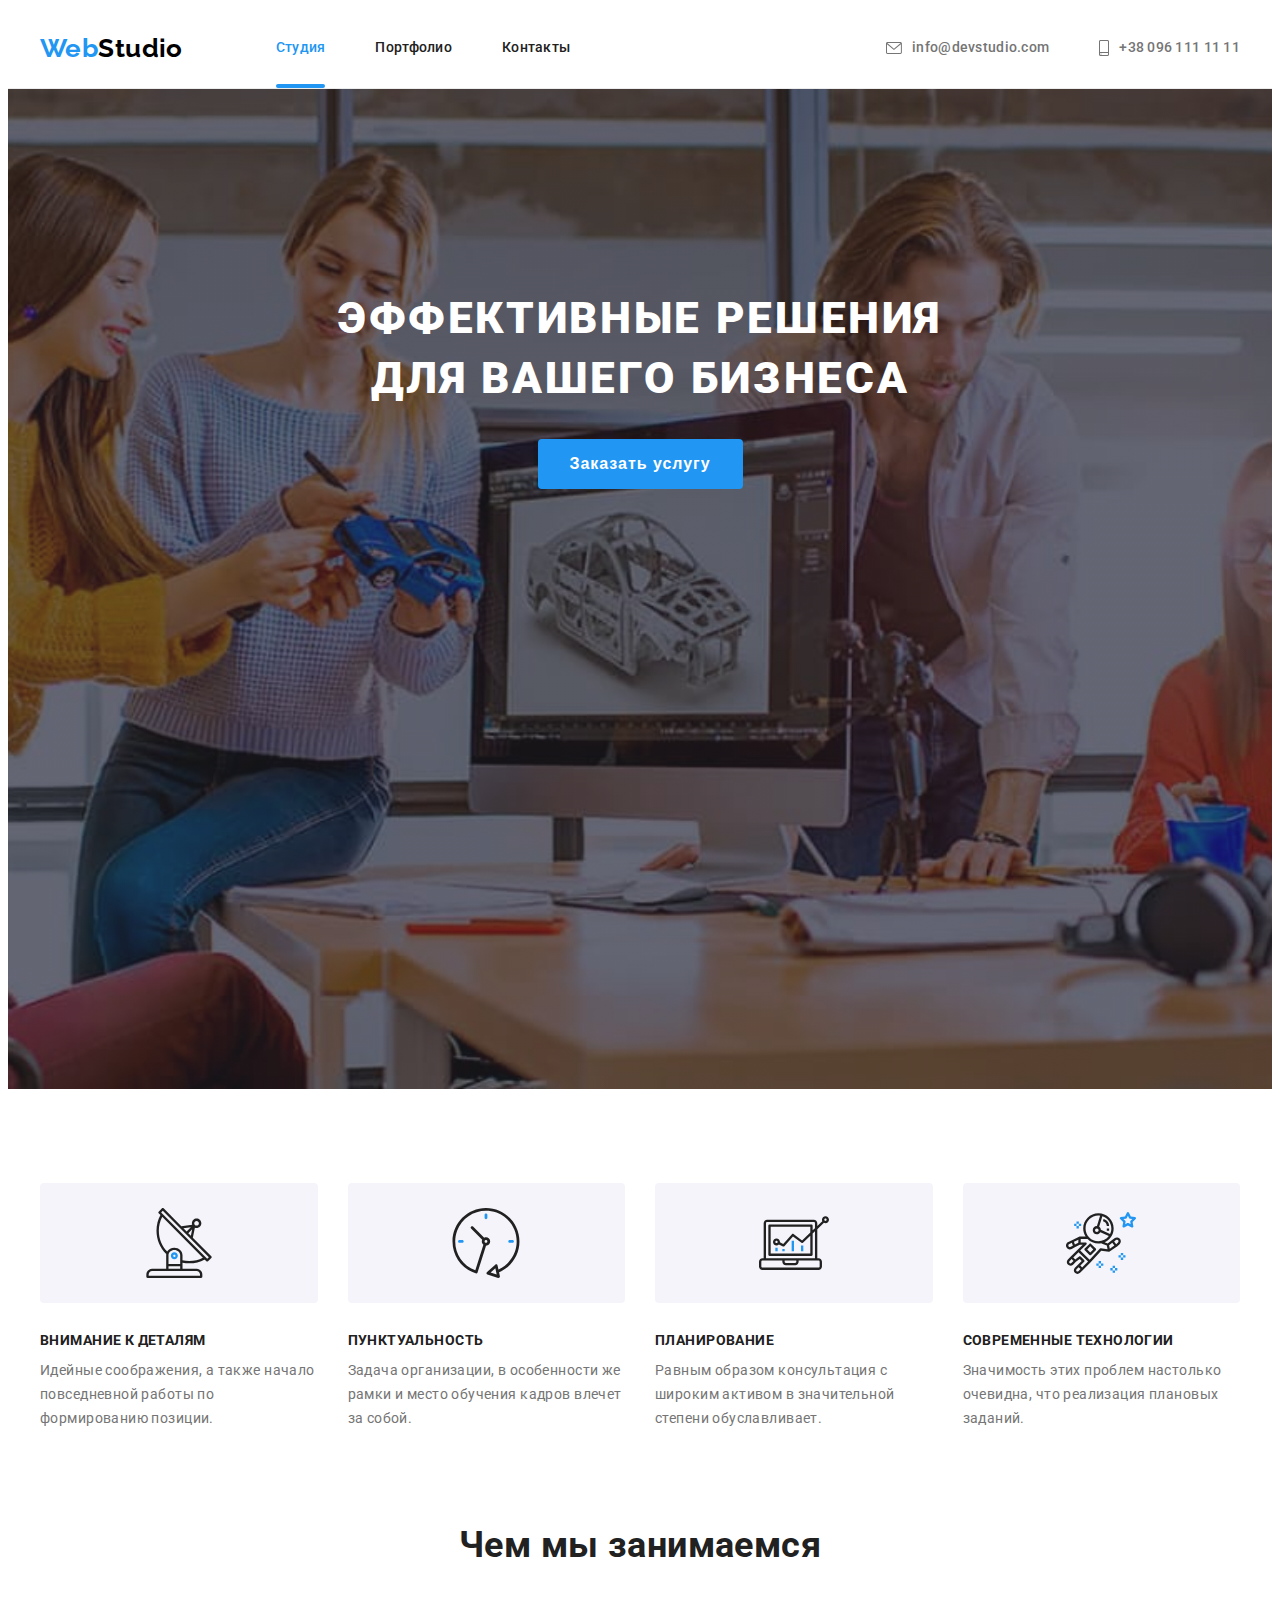
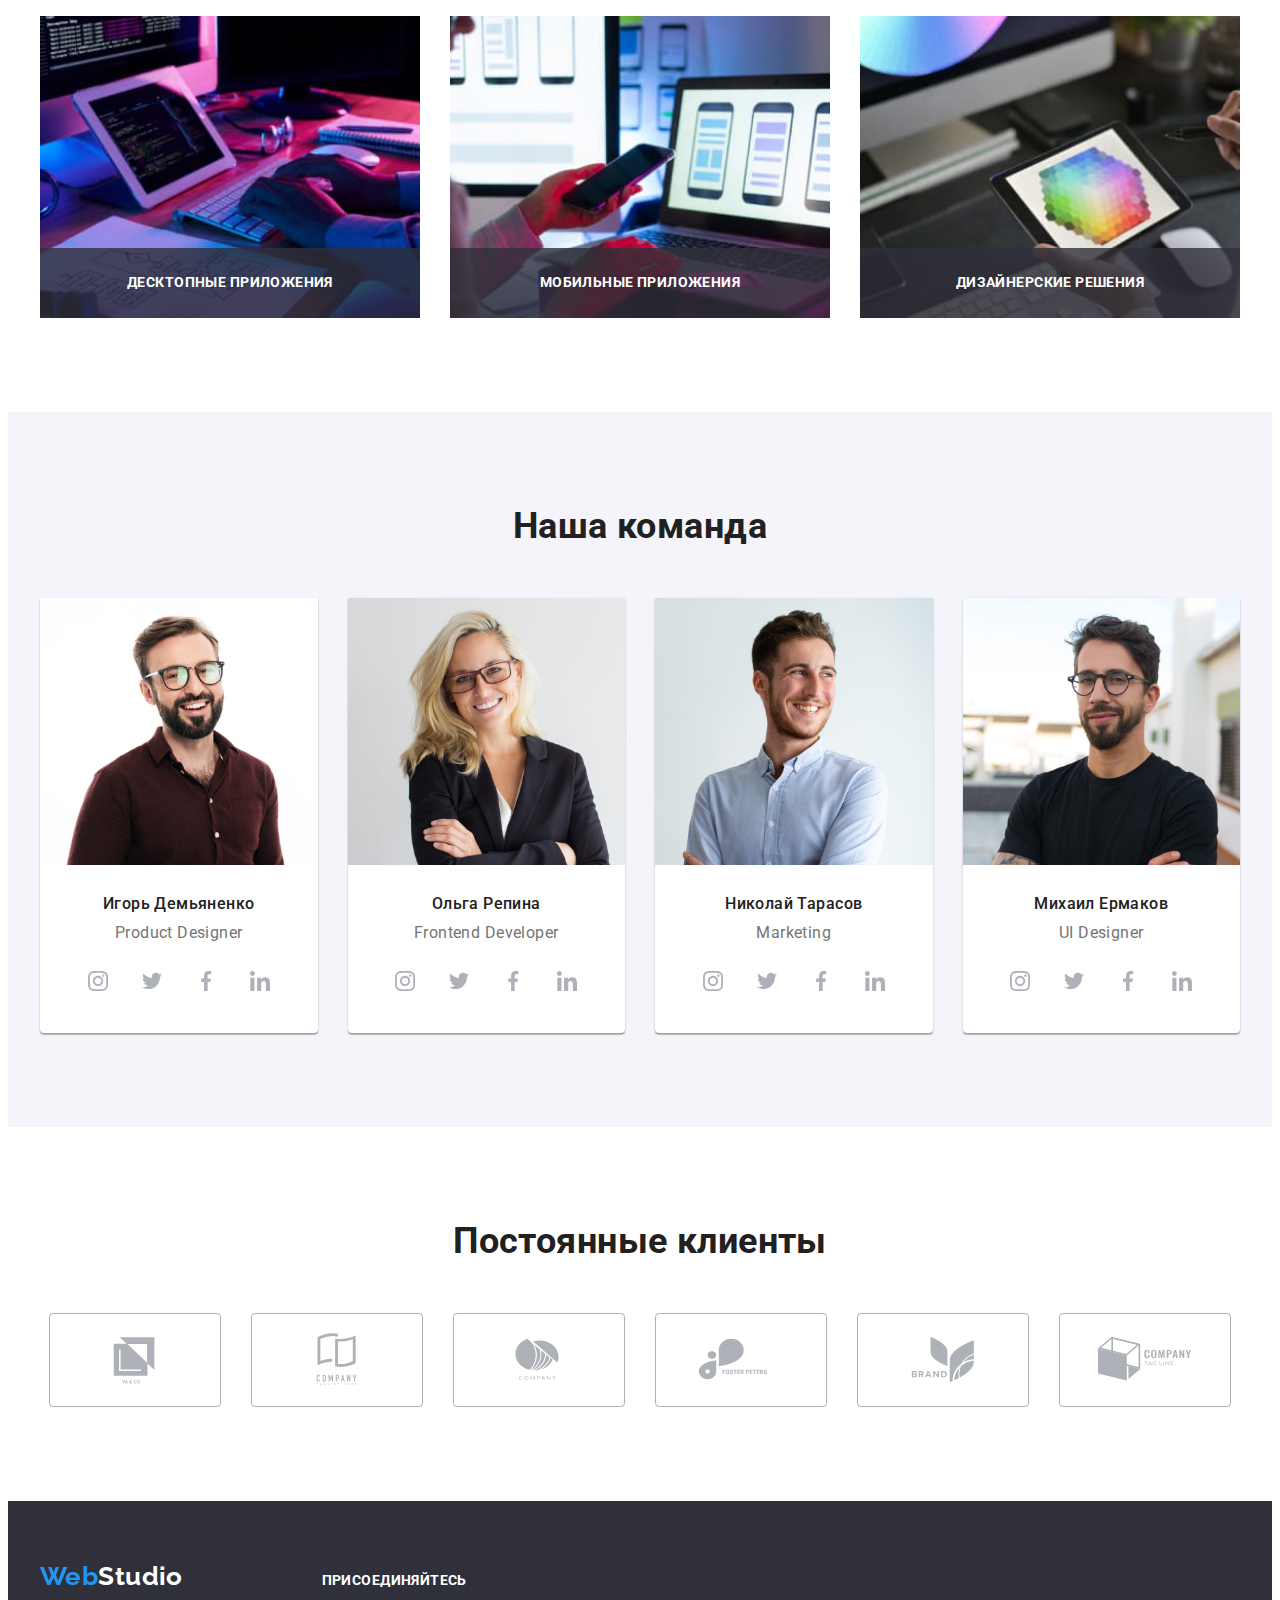
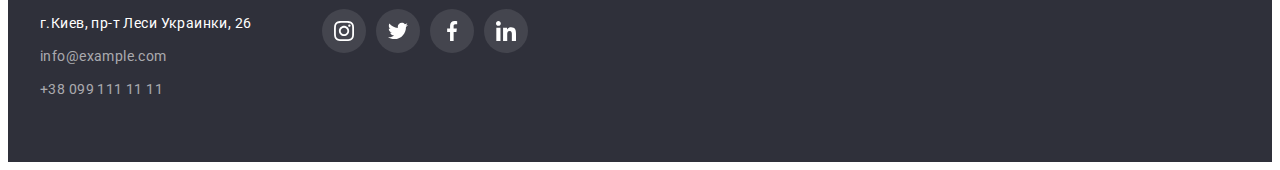
<file: index.html>
<!DOCTYPE html>
<html lang="ru">
  <head>
    <meta charset="UTF-8" />
    <meta http-equiv="X-UA-Compatible" content="IE=edge" />
    <meta name="viewport" content="width=device-width, initial-scale=1.0" />
    <title>Студия</title>
    <link rel="preconnect" href="https://fonts.googleapis.com" />
    <link rel="preconnect" href="https://fonts.gstatic.com" crossorigin />
    <link
      href="https://fonts.googleapis.com/css2?family=Raleway:wght@700&family=Roboto:wght@400;500;700;900&display=swap"
      rel="stylesheet"
    />
    <link
      rel="stylesheet"
      href="https://cdnjs.cloudflare.com/ajax/libs/modern-normalize/1.1.0/modern-normalize.min.css"
      integrity="sha512-wpPYUAdjBVSE4KJnH1VR1HeZfpl1ub8YT/NKx4PuQ5NmX2tKuGu6U/JRp5y+Y8XG2tV+wKQpNHVUX03MfMFn9Q=="
      crossorigin="anonymous"
      referrerpolicy="no-referrer"
    />
    <link rel="stylesheet" href="css/styles.css" />
  </head>
  <body>
    <!-- Шапка -->
    <header class="header">
      <div class="container main-head">
        <nav class="header-nav main-head">
          <a lang="en" href="" class="header-logo link">
            <span class="logo-part">Web</span>Studio
          </a>
          <ul class="header-item-nav list">
            <li class="header-list">
              <a href="" class="header-link link current">Студия</a>
            </li>
            <li class="header-list">
              <a href="./portfolio.html" class="header-link link">Портфолио</a>
            </li>
            <li class="header-list">
              <a href="" class="header-link link">Контакты</a>
            </li>
          </ul>
        </nav>
        <ul class="header-contacts list">
          <li class="item">
            <a href="mailto:info@devstudio.com" class="header-contact link">
              <svg class="svg" width="16" height="12">
                <use href="./images/icons.svg#icon-envelope"></use></svg
              >info@devstudio.com</a
            >
          </li>
          <li class="item">
            <a href="tel:+380961111111" class="header-contact link">
              <svg class="svg" width="10" height="16">
                <use href="./images/icons.svg#icon-smartphone"></use></svg
              >+38 096 111 11 11</a
            >
          </li>
        </ul>
      </div>
    </header>
    <main>
      <!-- Секция 1 -->
      <div class="overlay">
        <section class="hero">
          <div class="container">
            <h1 class="hero-title">
              Эффективные решения <br />
              для вашего бизнеса
            </h1>
            <button type="button" class="hero-button" data-modal-open>
              Заказать услугу
            </button>
          </div>
        </section>
      </div>
      <!-- Секция 2 -->
      <section class="section">
        <div class="container">
          <h2 class="visually-hidden">О нас</h2>
          <ul class="features list">
            <li class="features-list">
              <div class="box">
                <svg class="icon" width="70px" height="70px">
                  <use href="./images/icons.svg#icon-antenna-1"></use>
                </svg>
              </div>
              <h3 class="features-title">Внимание к деталям</h3>
              <p class="features-text">
                Идейные соображения, а также начало повседневной работы по
                формированию позиции.
              </p>
            </li>
            <li class="features-list">
              <div class="box">
                <svg class="icon" width="70px" height="70px">
                  <use href="./images/icons.svg#icon-clock-2"></use>
                </svg>
              </div>
              <h3 class="features-title">Пунктуальность</h3>
              <p class="features-text">
                Задача организации, в особенности же рамки и место обучения
                кадров влечет за собой.
              </p>
            </li>
            <li class="features-list">
              <div class="box">
                <svg class="icon" width="70px" height="70px">
                  <use href="./images/icons.svg#icon-diagram-3"></use>
                </svg>
              </div>
              <h3 class="features-title">Планирование</h3>
              <p class="features-text">
                Равным образом консультация с широким активом в значительной
                степени обуславливает.
              </p>
            </li>
            <li class="features-list">
              <div class="box">
                <svg class="icon" width="70px" height="70px">
                  <use href="./images/icons.svg#icon-astronaut-4"></use>
                </svg>
              </div>
              <h3 class="features-title">Современные технологии</h3>
              <p class="features-text">
                Значимость этих проблем настолько очевидна, что реализация
                плановых заданий.
              </p>
            </li>
          </ul>
        </div>
      </section>
      <!-- Секция 3 -->
      <section class="section">
        <div class="container">
          <h2 class="section-title">Чем мы занимаемся</h2>
          <ul class="progects list">
            <li class="progects-list">
              <img
                src="images/box-1.jpg"
                alt="Человек, который печатает на компьютере"
                width="370"
              />
              <div class="progects-thumb">
                <h3 class="progects-item">Десктопные приложения</h3>
              </div>
            </li>
            <li class="progects-list">
              <img
                src="images/box-2.jpg"
                alt="Человек с телефоном в руке за компьютером"
                width="370"
              />
              <div class="progects-thumb">
                <h3 class="progects-item">Мобильные приложения</h3>
              </div>
            </li>
            <li class="progects-list">
              <img
                src="images/box-3.jpg"
                alt="Человек работающий на планшете за столом"
                width="370"
              />
              <div class="progects-thumb">
                <h3 class="progects-item">Дизайнерские решения</h3>
              </div>
            </li>
          </ul>
        </div>
      </section>
      <!-- Секция 4 -->
      <section class="section background">
        <div class="container">
          <h2 class="section-title">Наша команда</h2>
          <ul class="our-team list">
            <li class="our-team-list">
              <div class="tumb">
                <img src="images/img.jpg" alt="" width="270" />
              </div>
              <div class="add-item">
                <h3 class="our-team-title">Игорь Демьяненко</h3>
                <p lang="en" class="our-team-text">Product Designer</p>
              </div>
              <ul class="soc-item list">
                <li class="soc-list">
                  <a href="" class="soc-link link">
                    <svg class="soc" width="20" height="20">
                      <use href="./images/icons.svg#icon-instagram-1"></use>
                    </svg>
                  </a>
                </li>
                <li class="soc-list">
                  <a href="" class="soc-link link">
                    <svg class="soc" width="20" height="20">
                      <use href="./images/icons.svg#icon-twitter-2"></use>
                    </svg>
                  </a>
                </li>
                <li class="soc-list">
                  <a href="" class="soc-link link">
                    <svg class="soc" width="20" height="20">
                      <use href="./images/icons.svg#icon-facebook-3"></use>
                    </svg>
                  </a>
                </li>
                <li class="soc-list">
                  <a href="" class="soc-link link">
                    <svg class="soc" width="20" height="20">
                      <use href="./images/icons.svg#icon-linkedin-4"></use>
                    </svg>
                  </a>
                </li>
              </ul>
            </li>
            <li class="our-team-list">
              <div class="tumb">
                <img src="images/img-1.jpg" alt="" width="270" />
              </div>
              <div class="add-item">
                <h3 class="our-team-title">Ольга Репина</h3>
                <p lang="en" class="our-team-text">Frontend Developer</p>
              </div>
              <ul class="soc-item list">
                <li class="soc-list">
                  <a href="" class="soc-link link">
                    <svg class="soc" width="20" height="20">
                      <use href="./images/icons.svg#icon-instagram-1"></use>
                    </svg>
                  </a>
                </li>
                <li class="soc-list">
                  <a href="" class="soc-link link">
                    <svg class="soc" width="20" height="20">
                      <use href="./images/icons.svg#icon-twitter-2"></use>
                    </svg>
                  </a>
                </li>
                <li class="soc-list">
                  <a href="" class="soc-link link">
                    <svg class="soc" width="20" height="20">
                      <use href="./images/icons.svg#icon-facebook-3"></use>
                    </svg>
                  </a>
                </li>
                <li class="soc-list">
                  <a href="" class="soc-link link">
                    <svg class="soc" width="20" height="20">
                      <use href="./images/icons.svg#icon-linkedin-4"></use>
                    </svg>
                  </a>
                </li>
              </ul>
            </li>
            <li class="our-team-list">
              <div class="tumb">
                <img src="images/img-2.jpg" alt="" width="270" />
              </div>
              <div class="add-item">
                <h3 class="our-team-title">Николай Тарасов</h3>
                <p lang="en" class="our-team-text">Marketing</p>
              </div>
              <ul class="soc-item list">
                <li class="soc-list">
                  <a href="" class="soc-link link">
                    <svg class="soc" width="20" height="20">
                      <use href="./images/icons.svg#icon-instagram-1"></use>
                    </svg>
                  </a>
                </li>
                <li class="soc-list">
                  <a href="" class="soc-link link">
                    <svg class="soc" width="20" height="20">
                      <use href="./images/icons.svg#icon-twitter-2"></use>
                    </svg>
                  </a>
                </li>
                <li class="soc-list">
                  <a href="" class="soc-link link">
                    <svg class="soc" width="20" height="20">
                      <use href="./images/icons.svg#icon-facebook-3"></use>
                    </svg>
                  </a>
                </li>
                <li class="soc-list">
                  <a href="" class="soc-link link">
                    <svg class="soc" width="20" height="20">
                      <use href="./images/icons.svg#icon-linkedin-4"></use>
                    </svg>
                  </a>
                </li>
              </ul>
            </li>
            <li class="our-team-list">
              <div class="tumb">
                <img src="images/img-3.jpg" alt="" width="270" />
              </div>
              <div class="add-item">
                <h3 class="our-team-title">Михаил Ермаков</h3>
                <p lang="en" class="our-team-text">UI Designer</p>
              </div>
              <ul class="soc-item list">
                <li class="soc-list">
                  <a href="" class="soc-link link">
                    <svg class="soc" width="20" height="20">
                      <use href="./images/icons.svg#icon-instagram-1"></use>
                    </svg>
                  </a>
                </li>
                <li class="soc-list">
                  <a href="" class="soc-link link">
                    <svg class="soc" width="20" height="20">
                      <use href="./images/icons.svg#icon-twitter-2"></use>
                    </svg>
                  </a>
                </li>
                <li class="soc-list">
                  <a href="" class="soc-link link">
                    <svg class="soc" width="20" height="20">
                      <use href="./images/icons.svg#icon-facebook-3"></use>
                    </svg>
                  </a>
                </li>
                <li class="soc-list">
                  <a href="" class="soc-link link">
                    <svg class="soc" width="20" height="20">
                      <use href="./images/icons.svg#icon-linkedin-4"></use>
                    </svg>
                  </a>
                </li>
              </ul>
            </li>
          </ul>
        </div>
      </section>
      <!-- Секция 5 -->
      <section class="section">
        <div class="conteiner">
          <h2 class="section-title">Постоянные клиенты</h2>
          <ul class="clients">
            <li class="clients-list list">
              <a href="" class="clients-link link">
                <svg class="clients-icon" width="106" height="60">
                  <use href="./images/icons.svg#icon-Logo-1"></use>
                </svg>
              </a>
            </li>
            <li class="clients-list list">
              <a href="" class="clients-link link">
                <svg class="clients-icon" width="106" height="60">
                  <use href="./images/icons.svg#icon-Logo-2"></use>
                </svg>
              </a>
            </li>
            <li class="clients-list list">
              <a href="" class="clients-link link">
                <svg class="clients-icon" width="106" height="60">
                  <use href="./images/icons.svg#icon-Logo-3"></use>
                </svg>
              </a>
            </li>
            <li class="clients-list list">
              <a href="" class="clients-link link">
                <svg class="clients-icon" width="106" height="60">
                  <use href="./images/icons.svg#icon-Logo-4"></use>
                </svg>
              </a>
            </li>
            <li class="clients-list list">
              <a href="" class="clients-link link">
                <svg class="clients-icon" width="106" height="60">
                  <use href="./images/icons.svg#icon-Logo-5"></use>
                </svg>
              </a>
            </li>
            <li class="clients-list list">
              <a href="" class="clients-link link">
                <svg class="clients-icon" width="106" height="60">
                  <use href="./images/icons.svg#icon-Logo-6"></use>
                </svg>
              </a>
            </li>
          </ul>
        </div>
      </section>
    </main>
    <!-- Подвал -->
    <footer class="footer">
      <div class="container main-foo">
        <div>
          <a lang="en" href="" class="footer-logo link">
            <span class="logo-part">Web</span>Studio
          </a>
          <address class="address">
            <ul class="address-item list">
              <li class="address-list">
                <a
                  class="address-location link"
                  href="https://goo.gl/maps/B6BpjRjYe1nXSvgx5"
                  target="_blank"
                  rel="noopener nofollow noreferrer"
                  >г.Киев, пр-т Леси Украинки, 26</a
                >
              </li>
              <li class="address-list">
                <a class="address-contacts link" href="mailto:info@example.com"
                  >info@example.com</a
                >
              </li>
              <li class="address-list">
                <a class="address-contacts link" href="tel:+380991111111"
                  >+38 099 111 11 11</a
                >
              </li>
            </ul>
          </address>
        </div>
        <div class="footer-box">
          <h2 class="footer-title">Присоединяйтесь</h2>
          <ul class="footer-soc">
            <li class="footer-soc-list list">
              <a href="" class="footer-soc-link link">
                <svg class="soc-icon" width="20" height="20">
                  <use href="./images/icons.svg#icon-instagram-1"></use>
                </svg>
              </a>
            </li>
            <li class="footer-soc-list list">
              <a href="" class="footer-soc-link link">
                <svg class="soc-icon" width="20" height="20">
                  <use href="./images/icons.svg#icon-twitter-2"></use>
                </svg>
              </a>
            </li>
            <li class="footer-soc-list list">
              <a href="" class="footer-soc-link link">
                <svg class="soc-icon" width="20" height="20">
                  <use href="./images/icons.svg#icon-facebook-3"></use>
                </svg>
              </a>
            </li>
            <li class="footer-soc-list list">
              <a href="" class="footer-soc-link link">
                <svg class="soc-icon" width="20" height="20">
                  <use href="./images/icons.svg#icon-linkedin-4"></use>
                </svg>
              </a>
            </li>
          </ul>
        </div>
      </div>
    </footer>
    <div class="backdrop is-hidden" data-modal>
      <div class="modal">
        <button type="button" class="button-close-icon" data-modal-close>
          <svg class="close-icon" width="30" height="30">
            <use href="./images/icons.svg#icon-close-black-18dp-2-1-2"></use>
          </svg>
        </button>
      </div>
    </div>
    <script src="./js/modal.js"></script>
  </body>
</html>
</file>
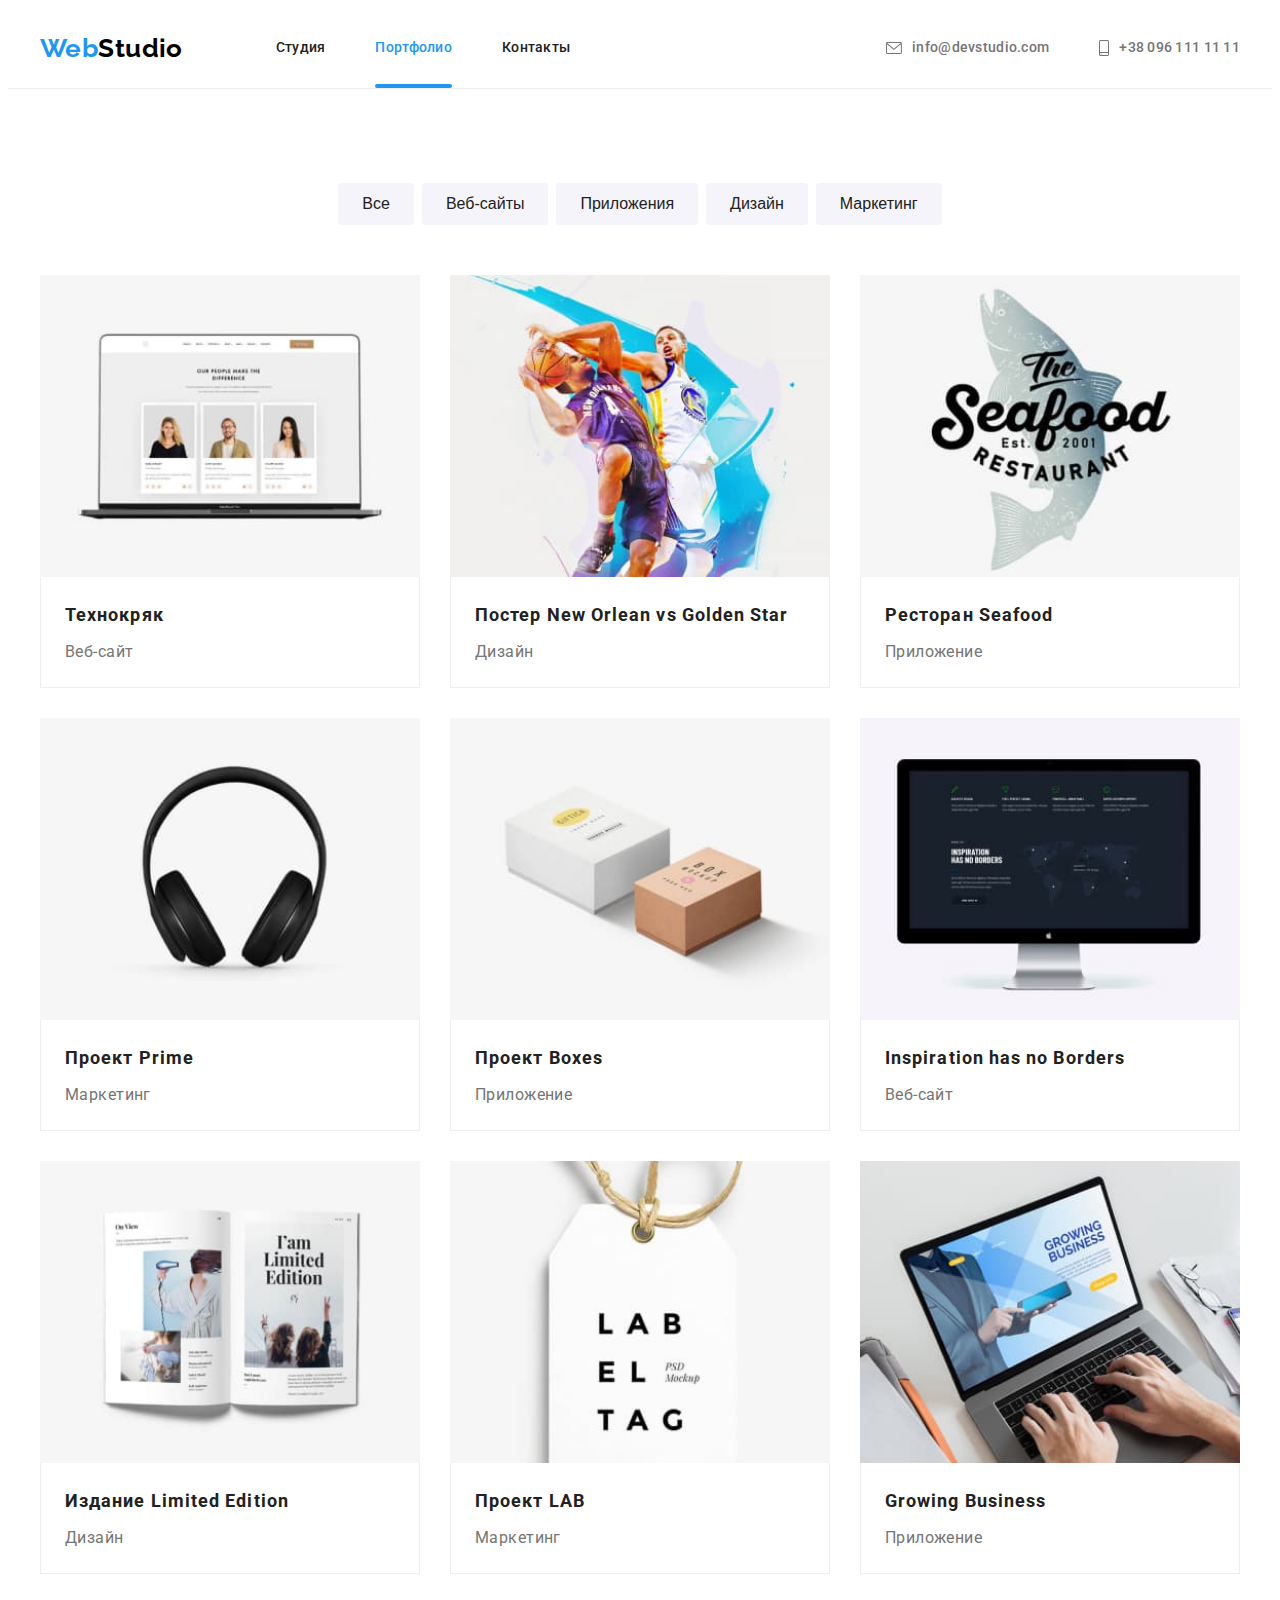
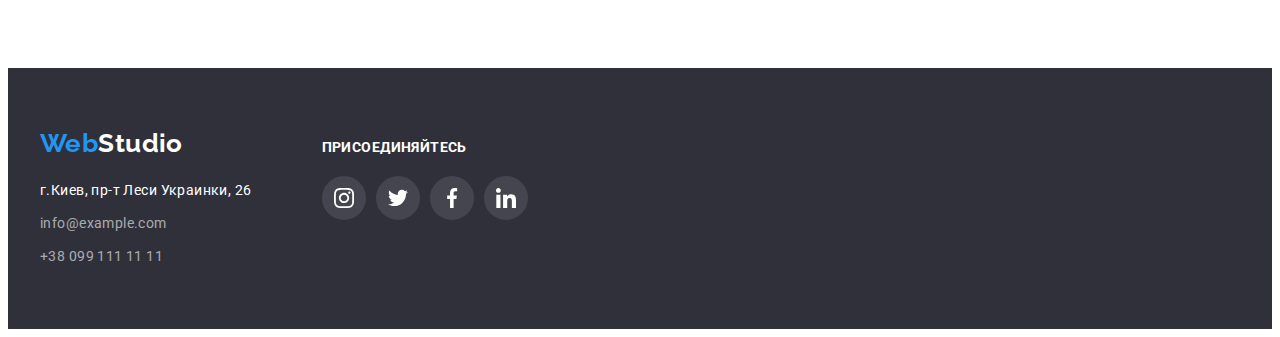
<file: portfolio.html>
<!DOCTYPE html>
<html lang="ru">
  <head>
    <meta charset="UTF-8" />
    <meta http-equiv="X-UA-Compatible" content="IE=edge" />
    <meta name="viewport" content="width=device-width, initial-scale=1.0" />
    <title>Портфолио</title>
    <link rel="preconnect" href="https://fonts.googleapis.com" />
    <link rel="preconnect" href="https://fonts.gstatic.com" crossorigin />
    <link
      href="https://fonts.googleapis.com/css2?family=Raleway:wght@700&family=Roboto:wght@400;500;700;900&display=swap"
      rel="stylesheet"
    />
    <link
      rel="stylesheet"
      href="https://cdnjs.cloudflare.com/ajax/libs/modern-normalize/1.1.0/modern-normalize.min.css"
      integrity="sha512-wpPYUAdjBVSE4KJnH1VR1HeZfpl1ub8YT/NKx4PuQ5NmX2tKuGu6U/JRp5y+Y8XG2tV+wKQpNHVUX03MfMFn9Q=="
      crossorigin="anonymous"
      referrerpolicy="no-referrer"
    />
    <link rel="stylesheet" href="css/styles.css" />
  </head>
  <body>
    <!-- Шапка -->
    <header class="header">
      <div class="container main-head">
        <nav class="header-nav main-head">
          <a lang="en" href="" class="header-logo link">
            <span class="logo-part">Web</span>Studio
          </a>
          <ul class="header-item-nav list">
            <li class="header-list">
              <a href="./index.html" class="header-link link">Студия</a>
            </li>
            <li class="header-list">
              <a href="" class="header-link link current">Портфолио</a>
            </li>
            <li class="header-list">
              <a href="" class="header-link link">Контакты</a>
            </li>
          </ul>
        </nav>
        <ul class="header-contacts list">
          <li class="item">
            <a href="mailto:info@devstudio.com" class="header-contact link">
              <svg class="svg" width="16" height="12">
                <use href="./images/icons.svg#icon-envelope"></use></svg
              >info@devstudio.com</a
            >
          </li>
          <li class="item">
            <a href="tel:+380961111111" class="header-contact link">
              <svg class="svg" width="10" height="16">
                <use href="./images/icons.svg#icon-smartphone"></use></svg
              >+38 096 111 11 11</a
            >
          </li>
        </ul>
      </div>
    </header>
    <!-- Основной контент -->
    <main>
      <section class="section">
        <div class="container">
          <h1 class="visually-hidden">Наши работы</h1>
          <ul class="section-works list">
            <li class="section-list">
              <button type="button" class="section-works-button">Все</button>
            </li>
            <li class="section-list">
              <button type="button" class="section-works-button">
                Веб-сайты
              </button>
            </li>
            <li class="section-list">
              <button type="button" class="section-works-button">
                Приложения
              </button>
            </li>
            <li class="section-list">
              <button type="button" class="section-works-button">Дизайн</button>
            </li>
            <li class="section-list">
              <button type="button" class="section-works-button">
                Маркетинг
              </button>
            </li>
          </ul>
          <ul class="section-works-item list">
            <li class="section-works-list">
              <a href="" class="works-link link">
                <div class="top-wrap">
                  <img
                    src="./images/images.jpg"
                    alt="Открытый ноутбук"
                    width="370"
                  />
                  <p class="top-text">
                    Ресурс предлагает комплексные предложения с разным уровнем
                    функционала и сервисов. Все это позволит посетителю получить
                    исчерпывающие сведения о компании или частном лице.
                  </p>
                </div>

                <div class="other-text">
                  <h2 class="works-title">Технокряк</h2>
                  <p class="works-text">Веб-сайт</p>
                </div></a
              >
            </li>
            <li class="section-works-list">
              <a href="" class="works-link link">
                <div class="top-wrap">
                  <img
                    src="./images/images-1.jpg"
                    alt="Два баскетболиста с мячем"
                    width="370"
                  />
                  <p class="top-text">
                    Ресурс предлагает комплексные предложения с разным уровнем
                    функционала и сервисов. Все это позволит посетителю получить
                    исчерпывающие сведения о компании или частном лице.
                  </p>
                </div>

                <div class="other-text">
                  <h2 class="works-title">
                    Постер <span lang="en"> New Orlean vs Golden Star</span>
                  </h2>
                  <p class="works-text">Дизайн</p>
                </div></a
              >
            </li>
            <li class="section-works-list">
              <a href="" class="works-link link">
                <div class="top-wrap">
                  <img
                    src="./images/images-2.jpg"
                    alt="Эмблема акулы с надписью названия ресторана"
                    width="370"
                  />
                  <p class="top-text">
                    Ресурс предлагает комплексные предложения с разным уровнем
                    функционала и сервисов. Все это позволит посетителю получить
                    исчерпывающие сведения о компании или частном лице.
                  </p>
                </div>

                <div class="other-text">
                  <h2 class="works-title">
                    Ресторан <span lang="en"> Seafood</span>
                  </h2>
                  <p class="works-text">Приложение</p>
                </div></a
              >
            </li>
            <li class="section-works-list">
              <a href="" class="works-link link">
                <div class="top-wrap">
                  <img
                    src="./images/images-3.jpg"
                    alt="Безпроводные наушники"
                    width="370"
                  />
                  <p class="top-text">
                    Ресурс предлагает комплексные предложения с разным уровнем
                    функционала и сервисов. Все это позволит посетителю получить
                    исчерпывающие сведения о компании или частном лице.
                  </p>
                </div>

                <div class="other-text">
                  <h2 class="works-title">
                    Проект <span lang="en">Prime</span>
                  </h2>
                  <p class="works-text">Маркетинг</p>
                </div></a
              >
            </li>
            <li class="section-works-list">
              <a href="" class="works-link link">
                <div class="top-wrap">
                  <img
                    src="./images/images-4.jpg"
                    alt="Две коробки: большая белая и маленькая коричневая"
                    width="370"
                  />
                  <p class="top-text">
                    Ресурс предлагает комплексные предложения с разным уровнем
                    функционала и сервисов. Все это позволит посетителю получить
                    исчерпывающие сведения о компании или частном лице.
                  </p>
                </div>

                <div class="other-text">
                  <h2 class="works-title">
                    Проект <span lang="en">Boxes</span>
                  </h2>
                  <p class="works-text">Приложение</p>
                </div></a
              >
            </li>
            <li class="section-works-list">
              <a href="" class="works-link link">
                <div class="top-wrap">
                  <img
                    src="./images/images-5.jpg"
                    alt="Монитор компьтера"
                    width="370"
                  />
                  <p class="top-text">
                    Ресурс предлагает комплексные предложения с разным уровнем
                    функционала и сервисов. Все это позволит посетителю получить
                    исчерпывающие сведения о компании или частном лице.
                  </p>
                </div>

                <div class="other-text">
                  <h2 class="works-title" lang="en">
                    Inspiration has no Borders
                  </h2>
                  <p class="works-text">Веб-сайт</p>
                </div></a
              >
            </li>
            <li class="section-works-list">
              <a href="" class="works-link link">
                <div class="top-wrap">
                  <img
                    src="./images/images-6.jpg"
                    alt="Открытая книга"
                    width="370"
                  />
                  <p class="top-text">
                    Ресурс предлагает комплексные предложения с разным уровнем
                    функционала и сервисов. Все это позволит посетителю получить
                    исчерпывающие сведения о компании или частном лице.
                  </p>
                </div>

                <div class="other-text">
                  <h2 class="works-title">
                    Издание <span lang="en">Limited Edition</span>
                  </h2>
                  <p class="works-text">Дизайн</p>
                </div></a
              >
            </li>
            <li class="section-works-list">
              <a href="" class="works-link link">
                <div class="top-wrap">
                  <img
                    src="./images/images-7.jpg"
                    alt="Белая бирка"
                    width="370"
                  />
                  <p class="top-text">
                    Ресурс предлагает комплексные предложения с разным уровнем
                    функционала и сервисов. Все это позволит посетителю получить
                    исчерпывающие сведения о компании или частном лице.
                  </p>
                </div>

                <div class="other-text">
                  <h2 class="works-title">Проект <span lang="en">LAB</span></h2>
                  <p class="works-text">Маркетинг</p>
                </div></a
              >
            </li>
            <li class="section-works-list">
              <a href="" class="works-link link">
                <div class="top-wrap">
                  <img
                    src="./images/images-8.jpg"
                    alt="Человек, печатающий на ноутбуке"
                    width="370"
                  />
                  <p class="top-text">
                    Ресурс предлагает комплексные предложения с разным уровнем
                    функционала и сервисов. Все это позволит посетителю получить
                    исчерпывающие сведения о компании или частном лице.
                  </p>
                </div>

                <div class="other-text">
                  <h2 class="works-title" lang="en">Growing Business</h2>
                  <p class="works-text">Приложение</p>
                </div></a
              >
            </li>
          </ul>
        </div>
      </section>
    </main>
    <!-- Подвал -->
    <footer class="footer">
      <div class="container main-foo">
        <div>
          <a lang="en" href="" class="footer-logo link">
            <span class="logo-part">Web</span>Studio
          </a>
          <address class="address">
            <ul class="address-item list">
              <li class="address-list">
                <a
                  class="address-location link"
                  href="https://goo.gl/maps/B6BpjRjYe1nXSvgx5"
                  target="_blank"
                  rel="noopener nofollow noreferrer"
                  >г.Киев, пр-т Леси Украинки, 26</a
                >
              </li>
              <li class="address-list">
                <a class="address-contacts link" href="mailto:info@example.com"
                  >info@example.com</a
                >
              </li>
              <li class="address-list">
                <a class="address-contacts link" href="tel:+380991111111"
                  >+38 099 111 11 11</a
                >
              </li>
            </ul>
          </address>
        </div>
        <div class="footer-box">
          <h2 class="footer-title">Присоединяйтесь</h2>
          <ul class="footer-soc">
            <li class="footer-soc-list list">
              <a href="" class="footer-soc-link link">
                <svg class="soc-icon" width="20" height="20">
                  <use href="./images/icons.svg#icon-instagram-1"></use>
                </svg>
              </a>
            </li>
            <li class="footer-soc-list list">
              <a href="" class="footer-soc-link link">
                <svg class="soc-icon" width="20" height="20">
                  <use href="./images/icons.svg#icon-twitter-2"></use>
                </svg>
              </a>
            </li>
            <li class="footer-soc-list list">
              <a href="" class="footer-soc-link link">
                <svg class="soc-icon" width="20" height="20">
                  <use href="./images/icons.svg#icon-facebook-3"></use>
                </svg>
              </a>
            </li>
            <li class="footer-soc-list list">
              <a href="" class="footer-soc-link link">
                <svg class="soc-icon" width="20" height="20">
                  <use href="./images/icons.svg#icon-linkedin-4"></use>
                </svg>
              </a>
            </li>
          </ul>
        </div>
      </div>
    </footer>
  </body>
</html>
</file>
<file: css/styles.css>
:root {
  --primary-text-color: #757575;
  --title-text-color: #212121;
  --accent-color: #2196f3;
  --text-color: #ffffff;
  --address-color: rgba(255, 255, 255, 0.6);
  --hero-footer-color: #2f303a;
  --section-our-team-color: #f5f4fa;
  --primary-white-color: #ffffff;
  --logo-color: #000000;
  --hero-button-accent: #188ce8;
  --px-left-right: 30px;
  --px-top-bottom: 94px;
  --icon-color: #afb1b8;
}

p,
h1,
h2,
h3,
h4,
h5,
h6 {
  margin: 0;
}

ul,
ol {
  margin: 0;
  padding-left: 0;
}

img {
  display: block;
  min-width: 100%;
}

body {
  color: var(--primary-text-color);
  background-color: var(--primary-white-color);
  font-family: Roboto, sans-serif;
  letter-spacing: 0.03em;
  font-size: 14px;
}

/* -------------------------------Утилиты---------------------------- */

.list {
  list-style: none;
}

.link {
  text-decoration: none;
}

.background {
  background-color: var(--section-our-team-color);
}

.visually-hidden {
  position: absolute;
  white-space: nowrap;
  width: 1px;
  height: 1px;
  overflow: hidden;
  border: 0;
  padding: 0;
  clip: rect(0 0 0 0);
  clip-path: inset(50%);
  margin: -1px;
}

.container {
  width: 1200px;
  margin: 0 auto;
  padding-left: 15px;
  padding-right: 15px;
}

/* -------------------------------Шапка---------------------------- */

.header {
  border-bottom: 1px solid #ececec;
}

.main-head {
  display: flex;
  align-items: center;
}

.header-logo {
  margin-right: 93px;

  color: var(--logo-color);
  font-family: Raleway, sans-serif;
  font-weight: 700;
  font-size: 26px;
  line-height: 1.19;
}

.logo-part {
  color: var(--accent-color);
}

.header-nav .link.current {
  color: var(--accent-color);
}

.header-item-nav {
  display: flex;
}

.header-list {
  margin-right: 50px;
}

.header-list:last-child {
  margin-right: 0;
}

.header-link {
  position: relative;

  display: block;
  padding-top: 32px;
  padding-bottom: 32px;

  font-weight: 500;
  line-height: 1.14;
  letter-spacing: 0.02em;
  color: var(--title-text-color);
  transition: color 250ms cubic-bezier(0.4, 0, 0.2, 1);
}

.header-link.current::after {
  content: "";
  position: absolute;
  width: 100%;
  height: 4px;
  background: var(--accent-color);
  border-radius: 2px;
  left: 0;
  bottom: 0;
}

.header-contacts {
  display: flex;
  margin-left: auto;
}

.header-contacts .item + .item {
  margin-left: 50px;
}

.header-contact {
  display: flex;
  align-items: center;
  font-weight: 500;
  line-height: 1.14;
  letter-spacing: 0.02em;
  color: var(--primary-text-color);
  transition: color 250ms cubic-bezier(0.4, 0, 0.2, 1);
}

.header-link:hover,
.header-link:focus,
.header-contact:hover,
.header-contact:focus {
  color: var(--accent-color);
}

.svg {
  margin-right: 10px;
  fill: currentColor;
}

/* -------------------------------Герой---------------------------- */

.hero {
  height: 600px;
  max-width: 1600px;
  margin-left: auto;
  margin-right: auto;
  background-image: linear-gradient(
      to right,
      rgba(47, 48, 58, 0.4),
      rgba(47, 48, 58, 0.4)
    ),
    url(../images/img-hero.jpg);
  background-color: var(--hero-footer-color);
  background-repeat: no-repeat;
  background-position: center;
  background-size: cover;
  padding-top: 200px;
  padding-bottom: 200px;

  text-align: center;
}

.hero-title {
  margin-bottom: var(--px-left-right);

  font-weight: 900;
  font-size: 44px;
  line-height: 1.36;
  text-align: center;
  letter-spacing: 0.06em;
  text-transform: uppercase;
  color: var(--text-color);
}

.hero-button {
  padding: 10px 32px;
  border-style: none;
  border-radius: 4px;

  color: var(--text-color);
  background-color: var(--accent-color);
  font-weight: 700;
  font-size: 16px;
  line-height: 1.88;
  letter-spacing: 0.06em;
  cursor: pointer;
  transition: background-color 250ms cubic-bezier(0.4, 0, 0.2, 1);
}

.hero-button:hover,
.hero-button:focus {
  background-color: var(--hero-button-accent);
}

/* -------------------------------Секция 2---------------------------- */

.section {
  padding-top: var(--px-top-bottom);
}

.section + .section {
  padding-bottom: var(--px-top-bottom);
}

.section-title {
  margin-bottom: 50px;

  font-weight: 700;
  font-size: 36px;
  line-height: 1.16;
  text-align: center;
  color: var(--title-text-color);
}

.features {
  display: flex;
  flex-wrap: wrap;
  margin-left: calc(-1 * var(--px-left-right));
}

.features-title {
  margin-bottom: 10px;

  font-weight: 700;
  font-size: 14px;
  line-height: 1.14;
  text-transform: uppercase;
  color: var(--title-text-color);
}

.features-list {
  width: 270px;
  flex-basis: calc(100% / 4 - var(--px-left-right));
  margin-left: var(--px-left-right);
}

.box {
  display: flex;
  justify-content: center;
  align-items: center;
  margin-bottom: var(--px-left-right);
  height: 120px;
  background-color: var(--section-our-team-color);
  border-radius: 4px;
}

.features-text {
  line-height: 1.71;
}

/* -------------------------------Секция 3---------------------------- */

.progects {
  display: flex;
  margin-left: calc(-1 * var(--px-left-right));
}

.progects-list {
  position: relative;
  flex-basis: calc(100% / 3 - var(--px-left-right));
  margin-left: var(--px-left-right);
}

.progects-thumb {
  position: absolute;
  left: 0;
  bottom: 0;
  width: 100%;
  height: 70px;
  display: flex;
  align-items: center;
  justify-content: center;

  background-color: rgba(47, 48, 58, 0.8);
}

.progects-item {
  font-size: 14px;
  line-height: 1.14;
  text-align: center;
  text-transform: uppercase;

  color: var(--text-color);
}

/* -------------------------------Секция 4---------------------------- */

.our-team {
  display: flex;
  margin-left: calc(-1 * var(--px-left-right));
}

.our-team-list {
  flex-basis: calc(100% / 4 - var(--px-left-right));
  margin-left: var(--px-left-right);
  background-color: var(--primary-white-color);
  box-shadow: 0px 1px 3px rgba(0, 0, 0, 0.12), 0px 1px 1px rgba(0, 0, 0, 0.14),
    0px 2px 1px rgba(0, 0, 0, 0.2);
  border-radius: 0px 0px 4px 4px;
}

.our-team-title {
  margin-bottom: 10px;

  font-weight: 500;
  font-size: 16px;
  line-height: 1.18;
  text-align: center;
  color: var(--title-text-color);
}
.our-team-text {
  font-size: 16px;
  line-height: 1.18;
  text-align: center;
}

.add-item {
  padding-top: var(--px-left-right);
  margin-bottom: 16px;
}

.soc-item {
  display: flex;
  justify-content: center;
  margin-bottom: var(--px-left-right);
}

.soc-list {
  width: 44px;
  height: 44px;
  margin-right: 10px;
}

.soc-list:last-child {
  margin-right: 0;
}

.soc-link {
  width: 100%;
  height: 100%;
  border-radius: 50%;
  background-color: #ffffff;
  display: flex;
  align-items: center;
  justify-content: center;
  color: var(--icon-color);
  transition: background-color 250ms cubic-bezier(0.4, 0, 0.2, 1),
    color 250ms cubic-bezier(0.4, 0, 0.2, 1);
}

.soc {
  fill: currentColor;
}

.soc-link:hover,
.soc-link:focus {
  background-color: var(--accent-color);
  color: var(--text-color);
}

/* -------------------------------Секция 5---------------------------- */

.clients,
.clients-link {
  display: flex;
  align-items: center;
  justify-content: center;
}

.clients-link {
  width: 100%;
  height: 100%;
  max-width: 170px;
  color: var(--icon-color);
  transition: color 250ms cubic-bezier(0.4, 0, 0.2, 1),
    border 250ms cubic-bezier(0.4, 0, 0.2, 1);
}

.clients-link:hover,
.clients-link:focus {
  border: 1px solid var(--accent-color);
  color: var(--accent-color);
}

.clients-icon {
  fill: currentColor;
}

.clients-list {
  justify-content: center;
  width: 170px;
  height: 92px;
  margin-right: var(--px-left-right);
  border: 1px solid #afb1b8;
  border-radius: 4px;
  display: flex;
}

.clients-list:last-child {
  margin-right: 0;
}

/* -------------------------------Подвал---------------------------- */

.footer {
  padding-top: 60px;
  padding-bottom: 60px;

  background-color: var(--hero-footer-color);
}

.footer-logo {
  display: inline-block;
  margin-bottom: 20px;

  font-family: Raleway, sans-serif;
  font-weight: 700;
  font-size: 26px;
  line-height: 1.19;
  color: var(--primary-white-color);
}

.address-location {
  font-style: normal;
  line-height: 1.71;
  color: var(--text-color);
  transition: color 250ms cubic-bezier(0.4, 0, 0.2, 1);
}

.address-contacts {
  display: inline-block;
  margin-top: 9px;

  font-style: normal;
  line-height: 1.71;
  color: var(--address-color);
  transition: color 250ms cubic-bezier(0.4, 0, 0.2, 1);
}

.address-location:hover,
.address-contacts:hover,
.address-location:focus,
.address-contacts:focus {
  color: var(--accent-color);
}

.main-foo {
  display: flex;
  align-items: baseline;
}

.footer-box {
  margin-left: 70px;
}

.footer-title {
  margin-bottom: 20px;
  font-size: 14px;
  line-height: 1.14;
  letter-spacing: 0.03em;
  text-transform: uppercase;
  color: var(--primary-white-color);
}

.footer-soc {
  display: flex;
  justify-content: center;
  margin-bottom: var(--px-left-right);
}

.footer-soc-list {
  width: 44px;
  height: 44px;
  margin-right: 10px;
}

.footer-soc-list:last-child {
  margin-right: 0;
}

.footer-soc-link {
  width: 100%;
  height: 100%;
  border-radius: 50%;
  background: rgba(255, 255, 255, 0.1);
  display: flex;
  align-items: center;
  justify-content: center;
  color: var(--primary-white-color);
  transition: background-color 250ms cubic-bezier(0.4, 0, 0.2, 1);
}

.soc-icon {
  fill: currentColor;
}

.footer-soc-link:hover,
.footer-soc-link:focus {
  background-color: var(--accent-color);
  color: var(--primary-white-color);
}

/* -------------------------------Портфолио---------------------------- */

.section-works {
  display: flex;
  justify-content: center;
  margin-bottom: 50px;
}

.section-list {
  margin-left: 8px;
}

.section-list:first-child {
  margin-left: 0;
}

.section-works-button {
  padding: 6px 22px;
  border-radius: 4px;
  border-color: transparent;

  font-weight: 500;
  font-size: 16px;
  line-height: 1.62;
  color: var(--title-text-color);
  cursor: pointer;
  background-color: var(--section-our-team-color);
  transition: background-color 250ms cubic-bezier(0.4, 0, 0.2, 1),
    color 250ms cubic-bezier(0.4, 0, 0.2, 1),
    box-shadow 250ms cubic-bezier(0.4, 0, 0.2, 1);
}

.section-works-item {
  display: flex;
  flex-wrap: wrap;
  margin-left: calc(-1 * var(--px-left-right));
  margin-top: calc(-1 * var(--px-left-right));
  padding-bottom: var(--px-top-bottom);
}

.section-works-list {
  flex-basis: calc(100% / 3 - var(--px-left-right));
  margin-left: var(--px-left-right);
  margin-top: var(--px-left-right);
  transition: box-shadow 250ms cubic-bezier(0.4, 0, 0.2, 1);
}

.section-works-button:hover,
.section-works-button:focus {
  color: var(--primary-white-color);
  background-color: var(--accent-color);
  box-shadow: 0px 3px 1px rgba(0, 0, 0, 0.1), 0px 1px 2px rgba(0, 0, 0, 0.08),
    0px 2px 2px rgba(0, 0, 0, 0.12);
}

.section-works-list:hover,
.section-works-list:focus {
  box-shadow: 0px 1px 1px rgba(0, 0, 0, 0.12), 0px 4px 4px rgba(0, 0, 0, 0.06),
    1px 4px 6px rgba(0, 0, 0, 0.16);
}

.works-link {
  display: block;
}

.section-works-list:hover .top-text {
  transform: translateY(0);
}

.top-wrap {
  position: relative;
  overflow: hidden;
}

.top-text {
  position: absolute;
  top: 0;
  width: 100%;
  height: 100%;
  transform: translateY(100%);
  transition: transform 250ms cubic-bezier(0.4, 0, 0.2, 1);

  font-size: 18px;
  line-height: 1.56;
  color: var(--text-color);
  background-color: rgba(33, 150, 243, 0.9);
  padding: 63px 24px;
}

.works-title {
  margin-bottom: 4px;

  font-weight: 700;
  font-size: 18px;
  line-height: 2;
  letter-spacing: 0.06em;
  color: var(--title-text-color);
}

.works-text {
  font-size: 16px;
  line-height: 1.88;
  color: var(--primary-text-color);
}

.other-text {
  padding: 20px 24px;
  border-left: 1px solid #eeeeee;
  border-right: 1px solid #eeeeee;
  border-bottom: 1px solid #eeeeee;
}

/* -------------------------------Модалка---------------------------- */

.backdrop {
  position: fixed;
  top: 0;
  left: 0;
  width: 100%;
  height: 100%;
  background-color: rgba(0, 0, 0, 0.2);
  transition: opacity 1000ms cubic-bezier(0.4, 0, 0.2, 1),
    visibility 1000ms cubic-bezier(0.4, 0, 0.2, 1);
}

.modal {
  position: absolute;
  top: 50%;
  left: 50%;
  transform: translate(-50%, -50%);
  transition: transform 1000ms cubic-bezier(0.4, 0, 0.2, 1);
  width: 528px;
  min-height: 581px;
  background: var(--primary-white-color);
  box-shadow: 0px 1px 3px rgba(0, 0, 0, 0.12), 0px 1px 1px rgba(0, 0, 0, 0.14),
    0px 2px 1px rgba(0, 0, 0, 0.2);
  border-radius: 4px;
  transition: translate;
}

.button-close-icon {
  position: absolute;
  top: 8px;
  right: 8px;

  background: var(--primary-white-color);
  border: 1px solid rgba(0, 0, 0, 0.1);
  border-radius: 50%;
  display: flex;
  padding: 6px 6px;
  transition: color 250ms cubic-bezier(0.4, 0, 0.2, 1),
    background-color 250ms cubic-bezier(0.4, 0, 0.2, 1);
}

.button-close-icon:hover {
  fill: var(--primary-white-color);
  background-color: var(--accent-color);
}

.is-hidden {
  visibility: hidden;
  opacity: 0;
  pointer-events: none;
}
</file>
